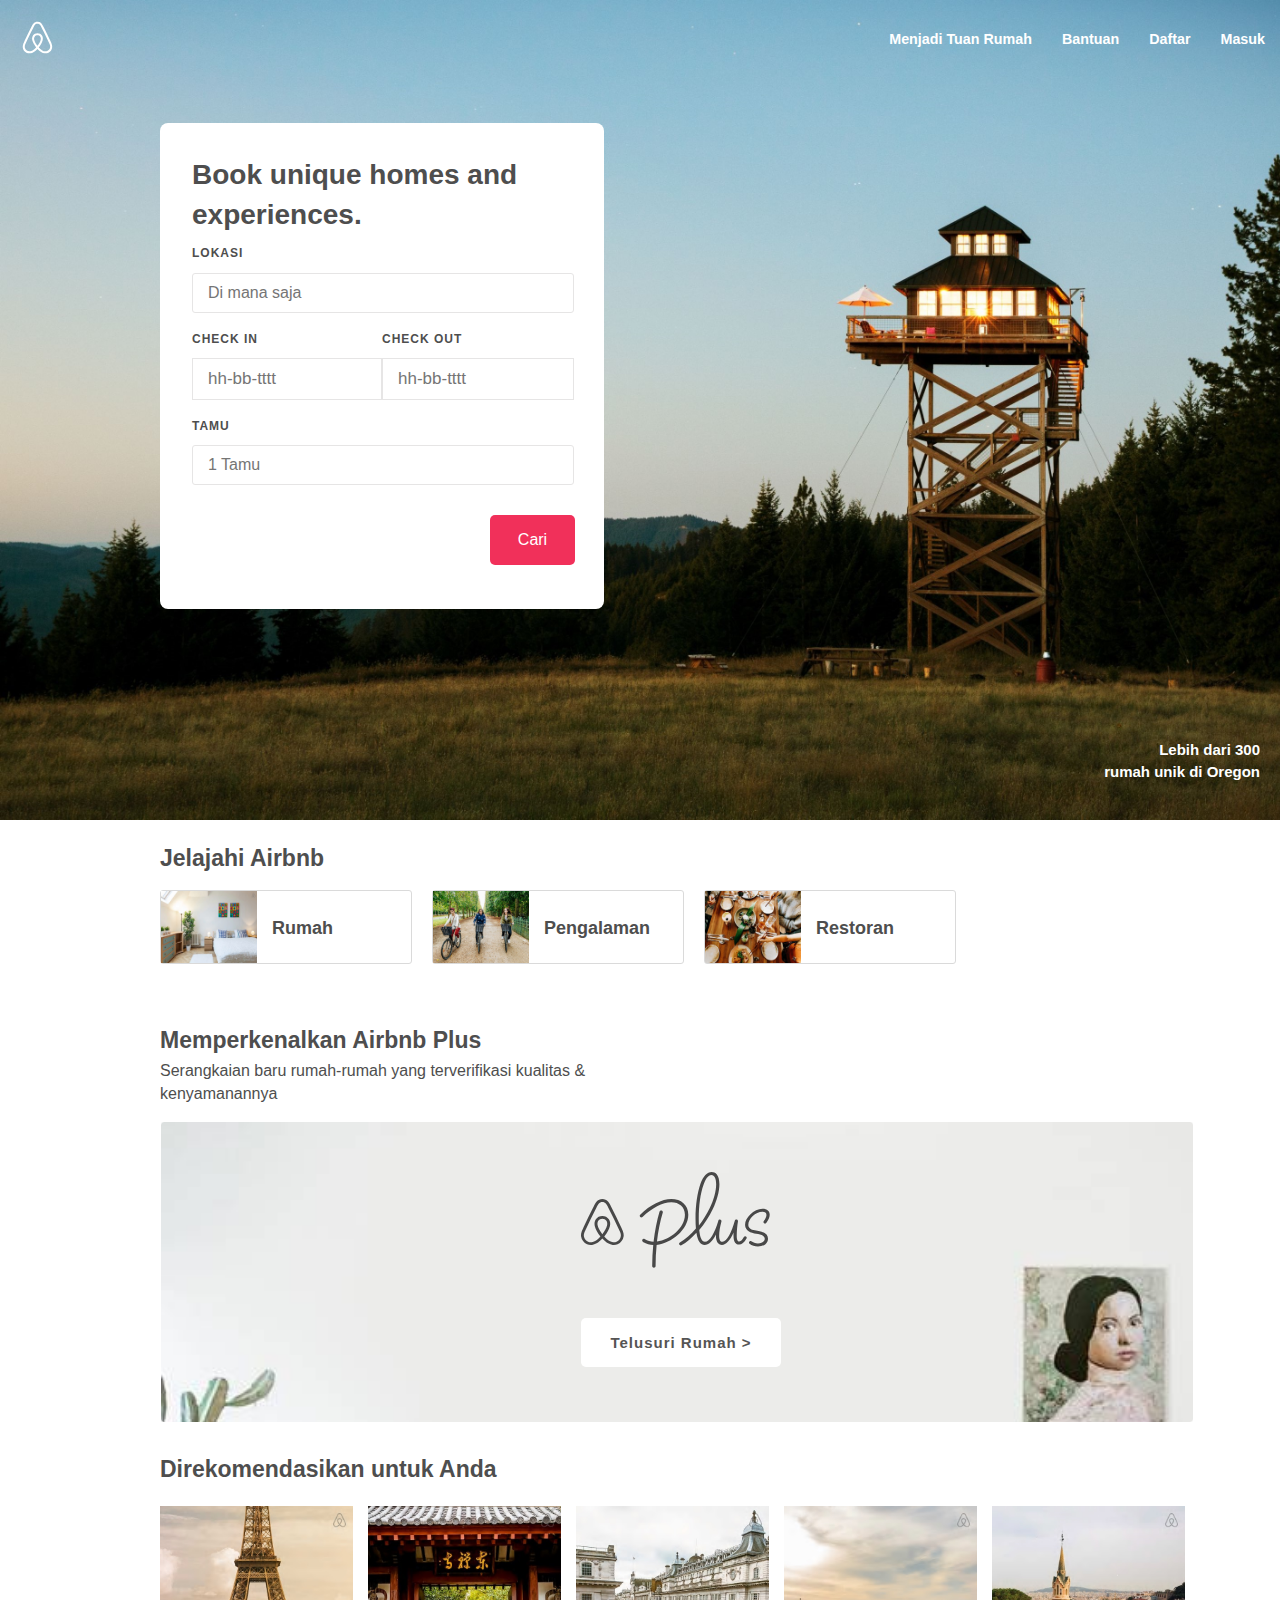
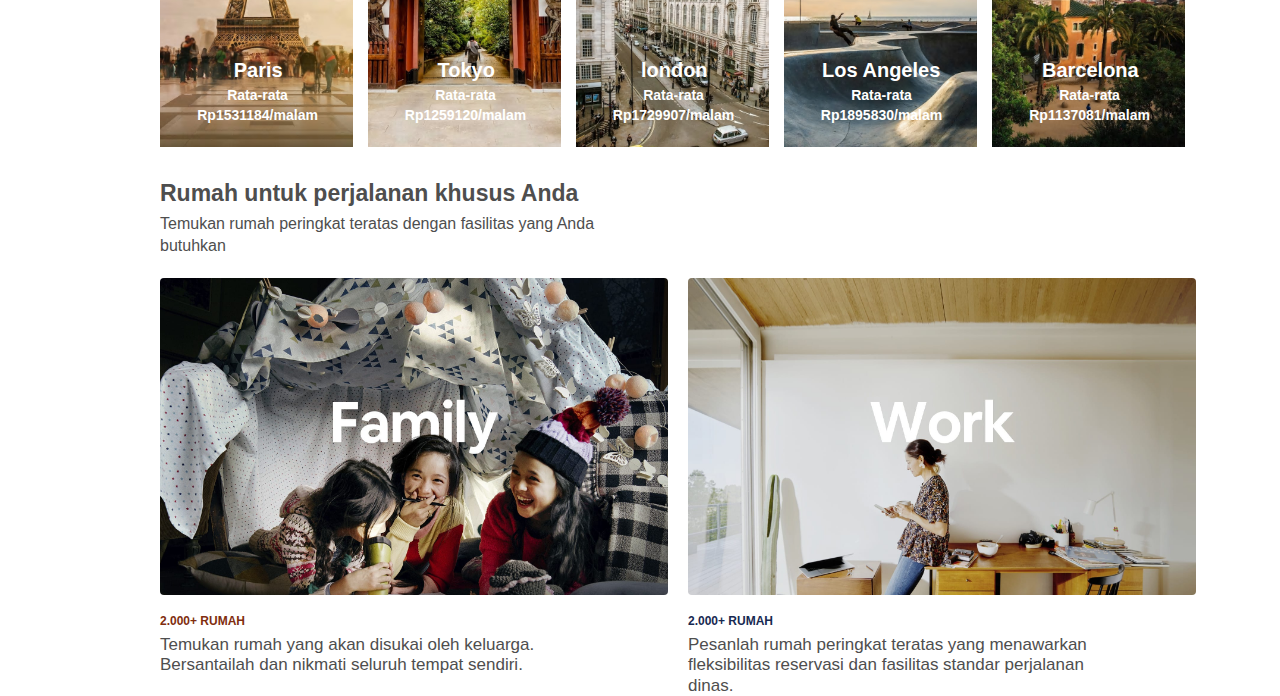
<file: index.html>
<!DOCTYPE html>
<html>
    <head>
        <title>Persewaan Liburan, Rumah, Pengalaman & Tempat - Airbnb</title>
        <link rel="stylesheet" href="css/style2.css"/>
        <meta name="viewport" content="width=device-width, initial-scale=1">
    </head>
    <body> 
        <header>
            <nav>
                <div class="logo">
                    <svg viewBox="0 0 1000 1000" role="presentation" aria-hidden="true" focusable="false" style="height:2.5em;width:2.5em;display:block;fill:currentColor"><path d="m499.3 736.7c-51-64-81-120.1-91-168.1-10-39-6-70 11-93 18-27 45-40 80-40s62 13 80 40c17 23 21 54 11 93-11 49-41 105-91 168.1zm362.2 43c-7 47-39 86-83 105-85 37-169.1-22-241.1-102 119.1-149.1 141.1-265.1 90-340.2-30-43-73-64-128.1-64-111 0-172.1 94-148.1 203.1 14 59 51 126.1 110 201.1-37 41-72 70-103 88-24 13-47 21-69 23-101 15-180.1-83-144.1-184.1 5-13 15-37 32-74l1-2c55-120.1 122.1-256.1 199.1-407.2l2-5 22-42c17-31 24-45 51-62 13-8 29-12 47-12 36 0 64 21 76 38 6 9 13 21 22 36l21 41 3 6c77 151.1 144.1 287.1 199.1 407.2l1 1 20 46 12 29c9.2 23.1 11.2 46.1 8.2 70.1zm46-90.1c-7-22-19-48-34-79v-1c-71-151.1-137.1-287.1-200.1-409.2l-4-6c-45-92-77-147.1-170.1-147.1-92 0-131.1 64-171.1 147.1l-3 6c-63 122.1-129.1 258.1-200.1 409.2v2l-21 46c-8 19-12 29-13 32-51 140.1 54 263.1 181.1 263.1 1 0 5 0 10-1h14c66-8 134.1-50 203.1-125.1 69 75 137.1 117.1 203.1 125.1h14c5 1 9 1 10 1 127.1.1 232.1-123 181.1-263.1z"></path></svg>
                </div>   
                <div class="navbar">
                    <ul>
                        <li><a href="">Menjadi Tuan Rumah</a></li>
                        <li><a href="">Bantuan</a></li>
                        <li><a href="">Daftar</a></li>
                        <li><a href="">Masuk</a></li>
                    </ul>
                </div>
            </nav>
            <div class="form">
                <div class="judul">
                    <h1>Book unique homes and experiences.</h1>
                </div>
                <div class="lokasi"> 
                    <label for="lokasi">LOKASI</label>
                    <input type="lokasi" placeholder="Di mana saja"/>
                </div>
                <div class="check">
                    <div class="checkIN">
                        <label for="checkIN">CHECK IN</label>
                        <input type="checkIN" placeholder="hh-bb-tttt"/>
                    </div>
                    <div class="checkOUT">
                        <label for="checkOUT">CHECK OUT</label>
                        <input type="checkOUT" placeholder="hh-bb-tttt"/>
                    </div>
                </div>
                <div class="tamu">
                    <label for="tamu">TAMU</label>
                    <input type="tamu" placeholder="1 Tamu"/>
                </div>
                <div class="form-control">
                    <button type="submit" class="submit">Cari</button>
                </div>
            </div>
            <div class="text">
                <a href="">Lebih dari 300<br>rumah unik di Oregon</a>
            </div>
            <div class="row1">
                <div class="tema">Jelajahi Airbnb</div>
                <div class="flex">
                    <div class="galery1">
                        <div class="pict1">
                            <a href="">
                            <img src="img/rumah.jpg" alt="view"></a> 
                        </div>
                        <div class="nama1">
                            <a href="">Rumah</a>
                        </div>
                    </div>
                    <div class="galery2">
                        <div class="pict2">
                            <a href="">
                            <img src="img/pengalaman.jpg" alt="view"></a>
                        </div>
                        <div class="nama2">
                            <a href="">Pengalaman</a>
                        </div>
                    </div> 
                    <div class="galery3">
                        <div class="pict3">
                            <a href="">
                            <img src="img/restoran.jpg" alt="view"></a>
                        </div>
                        <div class="nama3">
                            <a href="">Restoran</a>
                        </div>
                    </div> 
                </div>
            </div>
            <div class="row2">
                <div class="judul">Memperkenalkan Airbnb Plus
                    <div class="subjudul">Serangkaian baru rumah-rumah yang terverifikasi kualitas & kenyamanannya</div>
                </div>
                <div class="background">
                    <div class="logo">
                        <svg viewBox="0 0 470 239" fill="#484848" height="96px" aria-label="Airbnb Plus branding" focusable="false" width="188.7866108786611px"><path d="M104.707 148.464c-.512-1.438-1.109-2.83-1.677-4.118a386.734 386.734 0 0 0-2.678-5.889l-.07-.152a1318.773 1318.773 0 0 0-25.22-51.674l-.374-.728c-.9-1.75-1.832-3.56-2.787-5.337-1.116-2.076-2.352-4.275-4.1-6.322-3.766-4.412-8.966-6.842-14.645-6.842s-10.88 2.431-14.648 6.845c-1.746 2.048-2.981 4.245-4.098 6.321a341.749 341.749 0 0 0-2.812 5.387l-.348.676a1319.873 1319.873 0 0 0-25.22 51.673l-.114.25a388.09 388.09 0 0 0-2.632 5.791c-.569 1.288-1.166 2.678-1.678 4.12-1.497 4.213-1.941 8.24-1.359 12.308 1.219 8.513 6.924 15.809 14.89 19.041a24.699 24.699 0 0 0 9.335 1.81c.995 0 2.007-.06 3.007-.176 3.833-.445 7.695-1.75 11.48-3.88 4.629-2.606 9.202-6.425 14.197-11.883 4.996 5.458 9.569 9.277 14.199 11.883 3.784 2.13 7.646 3.435 11.478 3.88 1 .116 2.013.175 3.008.175a24.69 24.69 0 0 0 9.334-1.809c7.965-3.231 13.671-10.528 14.891-19.041.582-4.067.137-8.093-1.36-12.31zm-51.55 6.352c-6.213-7.89-10.2-15.216-11.599-21.358-.587-2.578-.721-4.947-.398-7.041.278-1.812.9-3.431 1.848-4.815 2.145-3.127 5.938-4.994 10.15-4.994 4.209 0 8.002 1.867 10.147 4.996.949 1.383 1.57 3.003 1.849 4.815.322 2.097.187 4.466-.4 7.044-1.401 6.141-5.387 13.465-11.598 21.353zm45.897 5.35a17.098 17.098 0 0 1-10.46 13.375c-2.745 1.114-5.746 1.506-8.796 1.153-2.919-.34-5.792-1.322-8.783-3.005-4.14-2.33-8.331-5.908-13.048-11.157 7.508-9.275 12.197-17.824 13.933-25.439.794-3.481.962-6.774.5-9.788-.448-2.908-1.474-5.548-3.05-7.846-3.511-5.123-9.565-8.182-16.195-8.182-6.627 0-12.68 3.058-16.192 8.18-1.576 2.298-2.601 4.938-3.048 7.845-.464 3.01-.297 6.302.496 9.784 1.735 7.618 6.424 16.169 13.934 25.447-4.716 5.248-8.907 8.825-13.048 11.156-2.99 1.683-5.863 2.666-8.782 3.005-3.049.353-6.052-.039-8.797-1.153a17.095 17.095 0 0 1-10.46-13.376c-.418-2.923-.095-5.742 1.018-8.872.41-1.154.889-2.286 1.483-3.632.84-1.903 1.732-3.838 2.595-5.709l.116-.251a1318.605 1318.605 0 0 1 25.196-51.625l.35-.682a336.93 336.93 0 0 1 2.765-5.295c.972-1.808 1.95-3.555 3.236-5.063 2.403-2.815 5.563-4.303 9.14-4.303 3.575 0 6.734 1.487 9.137 4.302 1.287 1.508 2.265 3.255 3.236 5.061a333.39 333.39 0 0 1 2.74 5.247l.377.734a1317.39 1317.39 0 0 1 25.196 51.625l.071.155a379.704 379.704 0 0 1 2.64 5.805c.595 1.347 1.075 2.48 1.484 3.63 1.111 3.132 1.434 5.951 1.016 8.873zm194.117-43.622c0-33.068 4.234-63.313 11.695-83.88 5.04-14.316 11.492-25.002 19.961-25.002 7.46 0 11.694 8.67 11.694 22.583 0 17.744-6.049 38.713-15.928 59.482-7.26 15.323-16.736 30.244-27.02 43.754-.2-5.242-.402-10.888-.402-16.937zm-43.352 65.732c12.704-7.057 25.608-17.946 37.504-31.252 3.63 22.985 11.292 30.446 20.365 30.446 10.082 0 19.76-9.276 28.229-26.01v3.225c0 17.34 7.863 22.785 14.92 22.785 10.485 0 20.769-11.695 29.036-30.85-.202 3.428-.202 5.04-.202 7.259 0 17.542 6.452 22.784 13.912 22.784 6.856 0 12.502-4.84 18.55-14.921 1.412-2.419-.402-5.646-3.225-5.646-1.412 0-2.823.807-3.428 2.017-3.63 6.452-7.057 10.888-11.291 10.888-5.848 0-6.452-8.47-6.452-15.122 0-9.679 1.225-25.472 3.024-34.883.48-2.515-1.412-4.637-3.831-4.637-2.017 0-3.63 1.41-4.033 3.024-7.662 27.826-19.558 52.425-30.85 52.425-5.645 0-8.065-6.654-8.065-15.324 0-9.88 2.017-21.777 5.645-35.085.606-2.42-1.209-4.839-3.83-4.839-1.613 0-3.428 1.009-3.832 2.621-9.072 30.245-21.776 52.627-33.269 52.627-8.267 0-12.5-11.292-14.315-29.237 13.105-15.526 24.8-33.471 33.47-51.619 10.284-21.977 16.736-44.157 16.736-62.707C344.587 6.654 334.505 0 325.23 0c-10.888 0-20.97 10.283-28.027 29.842-7.46 21.373-12.098 52.424-12.098 86.702 0 9.275.404 17.34 1.008 24.397-12.5 14.316-26.212 26.616-39.923 34.48-1.814 1.008-2.62 3.428-1.613 5.242 1.008 1.815 3.427 2.621 5.242 1.613zm-68.353 56.054c2.218 0 4.235-1.815 4.235-4.033 0-17.743.806-35.487 2.62-52.827 36.698-3.226 78.839-38.31 78.839-74.806 0-25.204-18.147-39.52-42.141-39.52-23.39 0-53.03 14.719-77.63 39.117-1.612 1.41-1.612 4.032 0 5.645 1.413 1.613 4.034 1.613 5.647 0 22.986-22.38 50.207-36.697 71.781-36.697 19.357 0 33.874 11.493 33.874 31.455 0 32.26-36.899 63.11-69.563 66.539 3.024-25.608 7.864-50.408 14.518-72.185.604-2.016-.807-4.436-2.823-5.042-2.218-.603-4.637.606-5.243 2.622-6.654 22.583-11.694 48.19-14.921 75.008-7.863-.403-14.719-2.42-22.38-6.855-2.017-1.009-4.436-.202-5.647 1.613-1.008 2.016-.2 4.436 1.614 5.645 9.073 4.637 16.937 7.057 25.607 7.662-1.613 17.34-2.622 35.084-2.622 52.626 0 2.218 2.017 4.033 4.235 4.033zm274.22-110.697c1.614 1.21 4.235 1.008 5.444-.604 5.444-6.855 8.671-14.115 8.671-20.365 0-9.275-6.251-15.122-17.743-15.122-22.18 0-43.554 22.582-43.554 39.923 0 11.09 7.662 18.55 22.987 21.373l9.476 1.613c9.88 1.613 16.534 5.04 16.534 11.896 0 7.461-8.267 11.493-16.937 11.493-6.452 0-12.099-2.218-16.534-5.242-1.613-1.21-4.032-.807-5.242.806s-.807 4.033.806 5.242c5.646 4.235 12.905 6.856 20.97 6.856 14.315 0 25.003-8.065 25.003-19.558 0-9.275-7.058-16.333-23.39-19.155l-9.477-1.614c-9.678-1.613-16.13-5.846-16.13-13.912 0-13.913 17.744-32.06 35.285-32.06 6.05 0 9.88 2.622 9.88 8.066 0 4.234-2.42 9.679-6.653 14.92-1.21 1.614-1.009 4.033.604 5.444z"></path></svg>
                    </div>
                    <div class="telusuri">
                        <button type="submit" class="submit">Telusuri Rumah ></button>
                    </div>
                </div>
            </div>
            <div class="row3">
                <div class="judul">Direkomendasikan untuk Anda</div>
                <div class="galery">
                    <div class="galery1">
                        <div class="negara1">Paris</div>
                        <div class="harga1">Rata-rata Rp1531184/malam</div>
                    </div>
                    <div class="galery2">
                        <div class="negara2">Tokyo</div>
                        <div class="harga2">Rata-rata Rp1259120/malam</div>
                    </div>
                    <div class="galery3">
                        <div class="negara3">london</div>
                        <div class="harga3">Rata-rata Rp1729907/malam</div>
                    </div>
                    <div class="galery4">
                        <div class="negara4">Los Angeles</div>
                        <div class="harga4">Rata-rata Rp1895830/malam</div>
                    </div>
                    <div class="galery5">
                        <div class="negara5">Barcelona</div>
                        <div class="harga5">Rata-rata Rp1137081/malam</div>
                    </div>
                </div>
            </div>
            <div class="row4">
                <div class="judul">Rumah untuk perjalanan khusus Anda
                    <div class="subjudul">Temukan rumah peringkat teratas dengan fasilitas yang Anda butuhkan</div>
                </div>
                <div class="galery">
                    <div class="galery1">
                        <a href="">
                            <div class="gambar1"></div>
                        </a>
                        <div class="desc1">
                            <a href="">2.000+ RUMAH</a>
                        </div>
                        <div class="subdesc1">
                            <a href="">Temukan rumah yang akan disukai oleh keluarga. Bersantailah dan nikmati seluruh tempat sendiri.</a>
                        </div>
                    </div>
                    <div class="galery2">
                        <a href="">
                            <div class="gambar2"></div>
                        </a>
                        <div class="desc2">
                            <a href="">2.000+ RUMAH</a>
                        </div>
                        <div class="subdesc2">
                            <a href="">Pesanlah rumah peringkat teratas yang menawarkan fleksibilitas reservasi dan fasilitas standar perjalanan dinas.</a>
                        </div>
                    </div>
                </div>
            </div>  
        </header>
    </body>
</html>
</file>
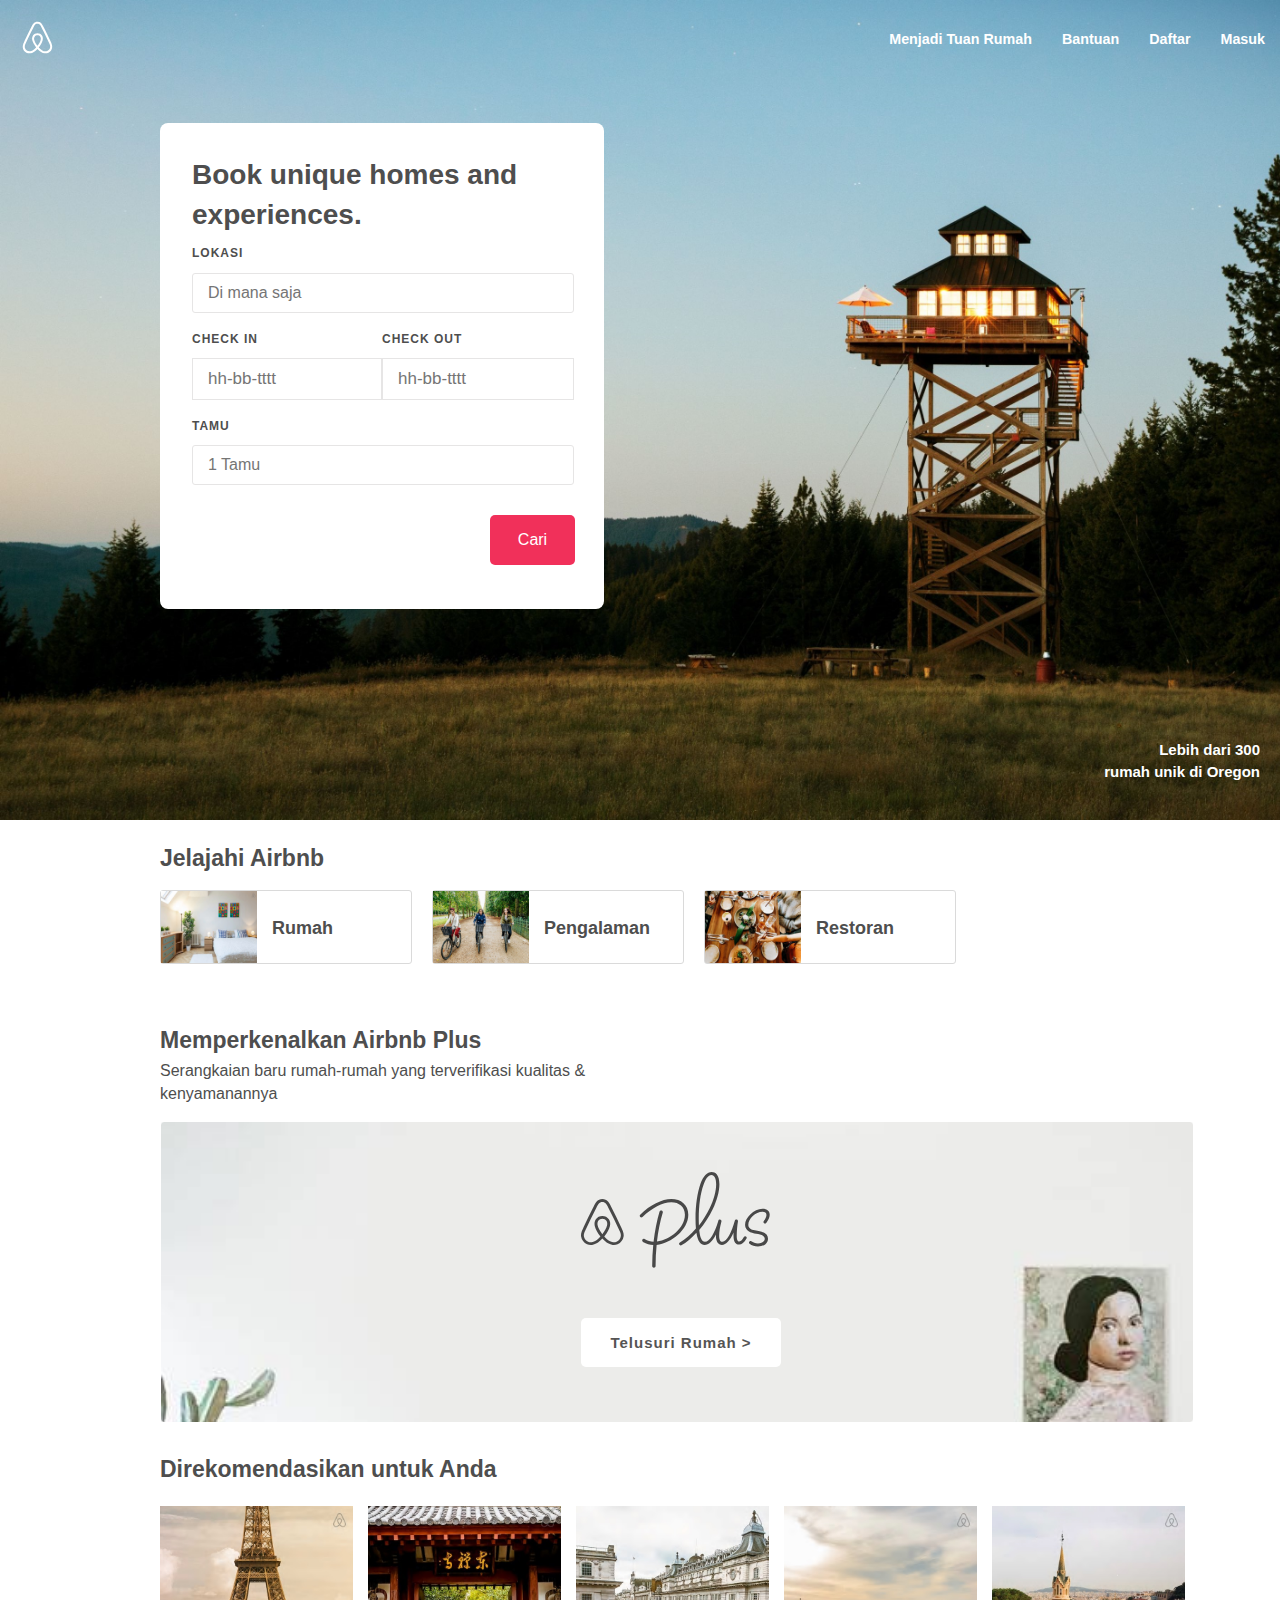
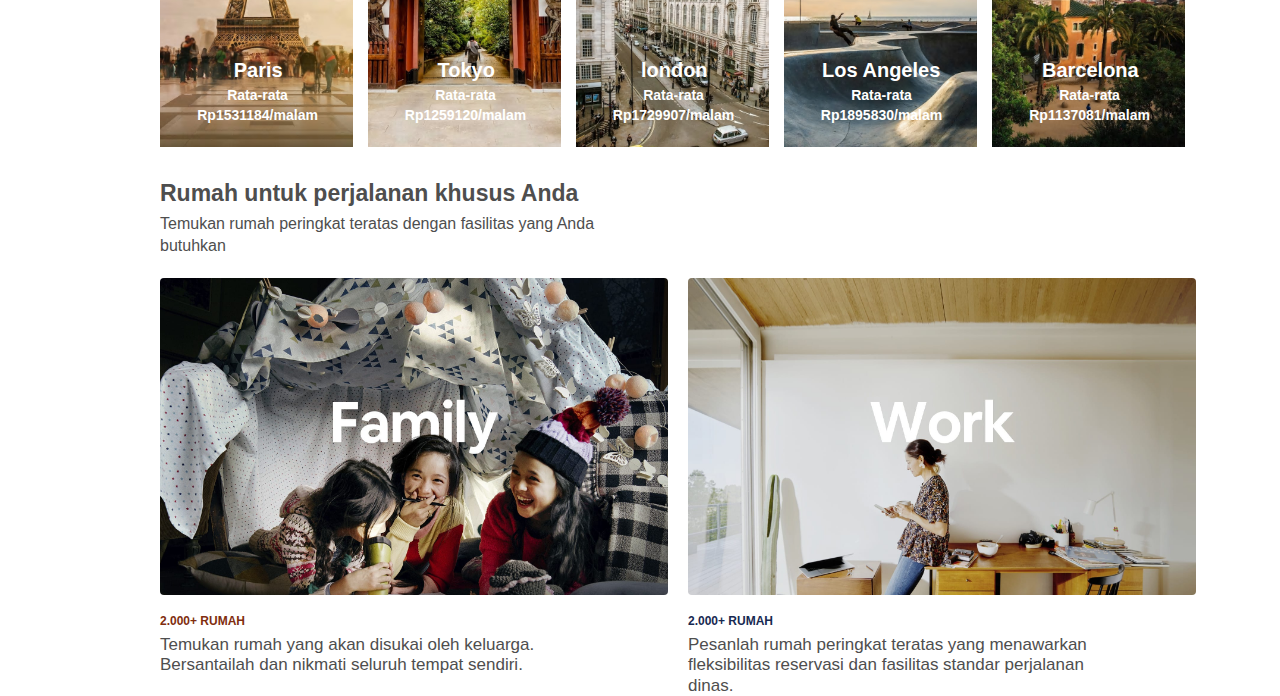
<file: airbnb2.html>
<!DOCTYPE html>
<html>
    <head>
        <title>Persewaan Liburan, Rumah, Pengalaman & Tempat - Airbnb</title>
        <link rel="stylesheet" href="css/style2.css"/>
        <meta name="viewport" content="width=device-width, initial-scale=1">
    </head>
    <body> 
        <header>
            <nav>
                <div class="logo">
                    <svg viewBox="0 0 1000 1000" role="presentation" aria-hidden="true" focusable="false" style="height:2.5em;width:2.5em;display:block;fill:currentColor"><path d="m499.3 736.7c-51-64-81-120.1-91-168.1-10-39-6-70 11-93 18-27 45-40 80-40s62 13 80 40c17 23 21 54 11 93-11 49-41 105-91 168.1zm362.2 43c-7 47-39 86-83 105-85 37-169.1-22-241.1-102 119.1-149.1 141.1-265.1 90-340.2-30-43-73-64-128.1-64-111 0-172.1 94-148.1 203.1 14 59 51 126.1 110 201.1-37 41-72 70-103 88-24 13-47 21-69 23-101 15-180.1-83-144.1-184.1 5-13 15-37 32-74l1-2c55-120.1 122.1-256.1 199.1-407.2l2-5 22-42c17-31 24-45 51-62 13-8 29-12 47-12 36 0 64 21 76 38 6 9 13 21 22 36l21 41 3 6c77 151.1 144.1 287.1 199.1 407.2l1 1 20 46 12 29c9.2 23.1 11.2 46.1 8.2 70.1zm46-90.1c-7-22-19-48-34-79v-1c-71-151.1-137.1-287.1-200.1-409.2l-4-6c-45-92-77-147.1-170.1-147.1-92 0-131.1 64-171.1 147.1l-3 6c-63 122.1-129.1 258.1-200.1 409.2v2l-21 46c-8 19-12 29-13 32-51 140.1 54 263.1 181.1 263.1 1 0 5 0 10-1h14c66-8 134.1-50 203.1-125.1 69 75 137.1 117.1 203.1 125.1h14c5 1 9 1 10 1 127.1.1 232.1-123 181.1-263.1z"></path></svg>
                </div>   
                <div class="navbar">
                    <ul>
                        <li><a href="">Menjadi Tuan Rumah</a></li>
                        <li><a href="">Bantuan</a></li>
                        <li><a href="">Daftar</a></li>
                        <li><a href="">Masuk</a></li>
                    </ul>
                </div>
            </nav>
            <div class="form">
                <div class="judul">
                    <h1>Book unique homes and experiences.</h1>
                </div>
                <div class="lokasi"> 
                    <label for="lokasi">LOKASI</label>
                    <input type="lokasi" placeholder="Di mana saja"/>
                </div>
                <div class="check">
                    <div class="checkIN">
                        <label for="checkIN">CHECK IN</label>
                        <input type="checkIN" placeholder="hh-bb-tttt"/>
                    </div>
                    <div class="checkOUT">
                        <label for="checkOUT">CHECK OUT</label>
                        <input type="checkOUT" placeholder="hh-bb-tttt"/>
                    </div>
                </div>
                <div class="tamu">
                    <label for="tamu">TAMU</label>
                    <input type="tamu" placeholder="1 Tamu"/>
                </div>
                <div class="form-control">
                    <button type="submit" class="submit">Cari</button>
                </div>
            </div>
            <div class="text">
                <a href="">Lebih dari 300<br>rumah unik di Oregon</a>
            </div>
            <div class="row1">
                <div class="tema">Jelajahi Airbnb</div>
                <div class="flex">
                    <div class="galery1">
                        <div class="pict1">
                            <a href="">
                            <img src="img/rumah.jpg" alt="view"></a> 
                        </div>
                        <div class="nama1">
                            <a href="">Rumah</a>
                        </div>
                    </div>
                    <div class="galery2">
                        <div class="pict2">
                            <a href="">
                            <img src="img/pengalaman.jpg" alt="view"></a>
                        </div>
                        <div class="nama2">
                            <a href="">Pengalaman</a>
                        </div>
                    </div> 
                    <div class="galery3">
                        <div class="pict3">
                            <a href="">
                            <img src="img/restoran.jpg" alt="view"></a>
                        </div>
                        <div class="nama3">
                            <a href="">Restoran</a>
                        </div>
                    </div> 
                </div>
            </div>
            <div class="row2">
                <div class="judul">Memperkenalkan Airbnb Plus
                    <div class="subjudul">Serangkaian baru rumah-rumah yang terverifikasi kualitas & kenyamanannya</div>
                </div>
                <div class="background">
                    <div class="logo">
                        <svg viewBox="0 0 470 239" fill="#484848" height="96px" aria-label="Airbnb Plus branding" focusable="false" width="188.7866108786611px"><path d="M104.707 148.464c-.512-1.438-1.109-2.83-1.677-4.118a386.734 386.734 0 0 0-2.678-5.889l-.07-.152a1318.773 1318.773 0 0 0-25.22-51.674l-.374-.728c-.9-1.75-1.832-3.56-2.787-5.337-1.116-2.076-2.352-4.275-4.1-6.322-3.766-4.412-8.966-6.842-14.645-6.842s-10.88 2.431-14.648 6.845c-1.746 2.048-2.981 4.245-4.098 6.321a341.749 341.749 0 0 0-2.812 5.387l-.348.676a1319.873 1319.873 0 0 0-25.22 51.673l-.114.25a388.09 388.09 0 0 0-2.632 5.791c-.569 1.288-1.166 2.678-1.678 4.12-1.497 4.213-1.941 8.24-1.359 12.308 1.219 8.513 6.924 15.809 14.89 19.041a24.699 24.699 0 0 0 9.335 1.81c.995 0 2.007-.06 3.007-.176 3.833-.445 7.695-1.75 11.48-3.88 4.629-2.606 9.202-6.425 14.197-11.883 4.996 5.458 9.569 9.277 14.199 11.883 3.784 2.13 7.646 3.435 11.478 3.88 1 .116 2.013.175 3.008.175a24.69 24.69 0 0 0 9.334-1.809c7.965-3.231 13.671-10.528 14.891-19.041.582-4.067.137-8.093-1.36-12.31zm-51.55 6.352c-6.213-7.89-10.2-15.216-11.599-21.358-.587-2.578-.721-4.947-.398-7.041.278-1.812.9-3.431 1.848-4.815 2.145-3.127 5.938-4.994 10.15-4.994 4.209 0 8.002 1.867 10.147 4.996.949 1.383 1.57 3.003 1.849 4.815.322 2.097.187 4.466-.4 7.044-1.401 6.141-5.387 13.465-11.598 21.353zm45.897 5.35a17.098 17.098 0 0 1-10.46 13.375c-2.745 1.114-5.746 1.506-8.796 1.153-2.919-.34-5.792-1.322-8.783-3.005-4.14-2.33-8.331-5.908-13.048-11.157 7.508-9.275 12.197-17.824 13.933-25.439.794-3.481.962-6.774.5-9.788-.448-2.908-1.474-5.548-3.05-7.846-3.511-5.123-9.565-8.182-16.195-8.182-6.627 0-12.68 3.058-16.192 8.18-1.576 2.298-2.601 4.938-3.048 7.845-.464 3.01-.297 6.302.496 9.784 1.735 7.618 6.424 16.169 13.934 25.447-4.716 5.248-8.907 8.825-13.048 11.156-2.99 1.683-5.863 2.666-8.782 3.005-3.049.353-6.052-.039-8.797-1.153a17.095 17.095 0 0 1-10.46-13.376c-.418-2.923-.095-5.742 1.018-8.872.41-1.154.889-2.286 1.483-3.632.84-1.903 1.732-3.838 2.595-5.709l.116-.251a1318.605 1318.605 0 0 1 25.196-51.625l.35-.682a336.93 336.93 0 0 1 2.765-5.295c.972-1.808 1.95-3.555 3.236-5.063 2.403-2.815 5.563-4.303 9.14-4.303 3.575 0 6.734 1.487 9.137 4.302 1.287 1.508 2.265 3.255 3.236 5.061a333.39 333.39 0 0 1 2.74 5.247l.377.734a1317.39 1317.39 0 0 1 25.196 51.625l.071.155a379.704 379.704 0 0 1 2.64 5.805c.595 1.347 1.075 2.48 1.484 3.63 1.111 3.132 1.434 5.951 1.016 8.873zm194.117-43.622c0-33.068 4.234-63.313 11.695-83.88 5.04-14.316 11.492-25.002 19.961-25.002 7.46 0 11.694 8.67 11.694 22.583 0 17.744-6.049 38.713-15.928 59.482-7.26 15.323-16.736 30.244-27.02 43.754-.2-5.242-.402-10.888-.402-16.937zm-43.352 65.732c12.704-7.057 25.608-17.946 37.504-31.252 3.63 22.985 11.292 30.446 20.365 30.446 10.082 0 19.76-9.276 28.229-26.01v3.225c0 17.34 7.863 22.785 14.92 22.785 10.485 0 20.769-11.695 29.036-30.85-.202 3.428-.202 5.04-.202 7.259 0 17.542 6.452 22.784 13.912 22.784 6.856 0 12.502-4.84 18.55-14.921 1.412-2.419-.402-5.646-3.225-5.646-1.412 0-2.823.807-3.428 2.017-3.63 6.452-7.057 10.888-11.291 10.888-5.848 0-6.452-8.47-6.452-15.122 0-9.679 1.225-25.472 3.024-34.883.48-2.515-1.412-4.637-3.831-4.637-2.017 0-3.63 1.41-4.033 3.024-7.662 27.826-19.558 52.425-30.85 52.425-5.645 0-8.065-6.654-8.065-15.324 0-9.88 2.017-21.777 5.645-35.085.606-2.42-1.209-4.839-3.83-4.839-1.613 0-3.428 1.009-3.832 2.621-9.072 30.245-21.776 52.627-33.269 52.627-8.267 0-12.5-11.292-14.315-29.237 13.105-15.526 24.8-33.471 33.47-51.619 10.284-21.977 16.736-44.157 16.736-62.707C344.587 6.654 334.505 0 325.23 0c-10.888 0-20.97 10.283-28.027 29.842-7.46 21.373-12.098 52.424-12.098 86.702 0 9.275.404 17.34 1.008 24.397-12.5 14.316-26.212 26.616-39.923 34.48-1.814 1.008-2.62 3.428-1.613 5.242 1.008 1.815 3.427 2.621 5.242 1.613zm-68.353 56.054c2.218 0 4.235-1.815 4.235-4.033 0-17.743.806-35.487 2.62-52.827 36.698-3.226 78.839-38.31 78.839-74.806 0-25.204-18.147-39.52-42.141-39.52-23.39 0-53.03 14.719-77.63 39.117-1.612 1.41-1.612 4.032 0 5.645 1.413 1.613 4.034 1.613 5.647 0 22.986-22.38 50.207-36.697 71.781-36.697 19.357 0 33.874 11.493 33.874 31.455 0 32.26-36.899 63.11-69.563 66.539 3.024-25.608 7.864-50.408 14.518-72.185.604-2.016-.807-4.436-2.823-5.042-2.218-.603-4.637.606-5.243 2.622-6.654 22.583-11.694 48.19-14.921 75.008-7.863-.403-14.719-2.42-22.38-6.855-2.017-1.009-4.436-.202-5.647 1.613-1.008 2.016-.2 4.436 1.614 5.645 9.073 4.637 16.937 7.057 25.607 7.662-1.613 17.34-2.622 35.084-2.622 52.626 0 2.218 2.017 4.033 4.235 4.033zm274.22-110.697c1.614 1.21 4.235 1.008 5.444-.604 5.444-6.855 8.671-14.115 8.671-20.365 0-9.275-6.251-15.122-17.743-15.122-22.18 0-43.554 22.582-43.554 39.923 0 11.09 7.662 18.55 22.987 21.373l9.476 1.613c9.88 1.613 16.534 5.04 16.534 11.896 0 7.461-8.267 11.493-16.937 11.493-6.452 0-12.099-2.218-16.534-5.242-1.613-1.21-4.032-.807-5.242.806s-.807 4.033.806 5.242c5.646 4.235 12.905 6.856 20.97 6.856 14.315 0 25.003-8.065 25.003-19.558 0-9.275-7.058-16.333-23.39-19.155l-9.477-1.614c-9.678-1.613-16.13-5.846-16.13-13.912 0-13.913 17.744-32.06 35.285-32.06 6.05 0 9.88 2.622 9.88 8.066 0 4.234-2.42 9.679-6.653 14.92-1.21 1.614-1.009 4.033.604 5.444z"></path></svg>
                    </div>
                    <div class="telusuri">
                        <button type="submit" class="submit">Telusuri Rumah ></button>
                    </div>
                </div>
            </div>
            <div class="row3">
                <div class="judul">Direkomendasikan untuk Anda</div>
                <div class="galery">
                    <div class="galery1">
                        <div class="negara1">Paris</div>
                        <div class="harga1">Rata-rata Rp1531184/malam</div>
                    </div>
                    <div class="galery2">
                        <div class="negara2">Tokyo</div>
                        <div class="harga2">Rata-rata Rp1259120/malam</div>
                    </div>
                    <div class="galery3">
                        <div class="negara3">london</div>
                        <div class="harga3">Rata-rata Rp1729907/malam</div>
                    </div>
                    <div class="galery4">
                        <div class="negara4">Los Angeles</div>
                        <div class="harga4">Rata-rata Rp1895830/malam</div>
                    </div>
                    <div class="galery5">
                        <div class="negara5">Barcelona</div>
                        <div class="harga5">Rata-rata Rp1137081/malam</div>
                    </div>
                </div>
            </div>
            <div class="row4">
                <div class="judul">Rumah untuk perjalanan khusus Anda
                    <div class="subjudul">Temukan rumah peringkat teratas dengan fasilitas yang Anda butuhkan</div>
                </div>
                <div class="galery">
                    <div class="galery1">
                        <a href="">
                            <div class="gambar1"></div>
                        </a>
                        <div class="desc1">
                            <a href="">2.000+ RUMAH</a>
                        </div>
                        <div class="subdesc1">
                            <a href="">Temukan rumah yang akan disukai oleh keluarga. Bersantailah dan nikmati seluruh tempat sendiri.</a>
                        </div>
                    </div>
                    <div class="galery2">
                        <a href="">
                            <div class="gambar2"></div>
                        </a>
                        <div class="desc2">
                            <a href="">2.000+ RUMAH</a>
                        </div>
                        <div class="subdesc2">
                            <a href="">Pesanlah rumah peringkat teratas yang menawarkan fleksibilitas reservasi dan fasilitas standar perjalanan dinas.</a>
                        </div>
                    </div>
                </div>
            </div>  
        </header>
    </body>
</html>
</file>
<file: css/style2.css>
body {
    margin: 0;
    padding: 0;
    background: white;
    font-family: Circular,"Helvetica Neue",Helvetica,Arial,sans-serif,BlinkMacSystemFont,Roboto;
    color: rgb(78, 78, 78);
    font-size: 14px;
    line-height: 1.43;
}

header {
    width: 100%;
    height: 820px;
    /* background-image: url("../img/airbnb\ 3100.jpg"); */
    background-image: url("../img/airbnb\ 3100\ -\ Copy\ \(2\).jpg");
    background-size: cover;
}

nav {
    display: flex;
    flex-wrap: nowrap;
}

.logo {
    padding-top: 20px;
    padding-left: 20px;
    width: 50%;
    display: flex;
    color: white;
}

.navbar {
    width: 50%;
    display: flex;
    justify-content: flex-end;
    color: white;
}

.navbar ul {
    display: flex;
}

.navbar ul li {
    margin: 15px;
    list-style-type: none;
    font-size: 14.3px;
    font-weight: bold;
}

.navbar ul li a {
    color: white;
    text-decoration: none;
}

.form {
    background-color: #ffffff;
    margin-left: 160px;
    margin-top: 45px;
    margin-bottom: 50px;
    margin-right: 80px;
    width: 380px;
    height: 430px;
    border-radius: 8px;
    padding: 32px 32px 24px 32px;
    display: block;
}

.form .judul h1 {
    margin: 0;
    font-family: inherit;
    width: 377px;
    height: 72px;
}

.form .lokasi {
    margin-top: 18px;
    font-size: 12px;
    letter-spacing: 1px;
    font-weight: bold;
}

.form .lokasi input {
    margin-top: 10px;
    padding: 10px 15px;
    width: 350px;
    font-size: 16px;
    border: 1px solid rgb(230, 229, 229);
    border-radius: 3px;
}

.form .check {
    display: flex;
    flex-wrap: nowrap;
}

.form .check .checkIN {
    margin-top: 18px;
    font-size: 12px;
    letter-spacing: 1px;
    font-weight: bold;
}

.form .check .checkIN input {
    margin-top: 10px;
    padding: 10px 15px;
    width: 158px;
    font-size: 17px;
    border: 1px solid rgb(230, 229, 229);
    /* border-radius: 3px; */
}

.form .check .checkOUT {
    margin-top: 18px;
    font-size: 12px;
    letter-spacing: 1px;
    font-weight: bold;
}

.form .check .checkOUT input {
    margin-top: 10px;
    padding: 10px 15px;
    width: 160px;
    font-size: 17px;
    border: 1px solid rgb(230, 229, 229);
    /* border-radius: 3px; */
}

.form .tamu {
    margin-top: 18px;
    font-size: 12px;
    letter-spacing: 1px;
    font-weight: bold;
}

.form .tamu input {
    margin-top: 10px;
    padding: 10px 15px;
    width: 350px;
    font-size: 16px;
    border: 1px solid rgb(230, 229, 229);
    border-radius: 3px;
}

.form .form-control button {
    margin-top: 30px;
    margin-left: 298px;
    background: #f1305a;
    color: #fff;
    border: none;
    padding: 16px 18px;
    width: 85px;
    border-radius: 5px;
    font-size: 16px;
}

.text {
    margin: 0;
    padding-top: 80px;
    padding-left: 20px;
    padding-right: 20px;
    padding-bottom: 10px; 
    text-align: right;
}

.text a {
    text-decoration: none;
    color: white;
    font-size: 15px;
    font-weight: bold;
}

.row1 {
    margin-left: 160px;
    margin-top: 20px;
    padding-top: 30px;
}
.row1 .tema {
    font-family: inherit;
    font-size: 23px;
    font-weight: bold;
}

.row1 .flex {
    display: flex;
    flex-wrap: nowrap;
}

.row1 .flex .galery1 {
    margin-top: 15px;
    border: 1px solid rgb(218, 218, 218);
    border-radius: 3px;
    width: 250px;
    height: 72px;
    display: flex;
    flex-wrap: nowrap;
}

.row1 .flex .galery1 .pict1 img{
    width: 96px;
    height: 72px;
}

.row1 .flex .galery1 .nama1 {
    padding-top: 25px;
    padding-left: 15px;
    font-family: inherit;
    font-weight: bold;
    font-size: 18px;
}

.row1 .flex .galery1 .nama1 a {
    color: rgb(78, 78, 78);
    text-decoration: none;
}

.row1 .flex .galery2 {
    margin-top: 15px;
    margin-left: 20px;
    border: 1px solid rgb(218, 218, 218);
    border-radius: 3px;
    width: 250px;
    height: 72px;
    display: flex;
    flex-wrap: nowrap;
}

.row1 .flex .galery2 .pict2 img{
    width: 96px;
    height: 72px;
}

.row1 .flex .galery2 .nama2 {
    padding-top: 25px;
    padding-left: 15px;
    font-family: inherit;
    font-weight: bold;
    font-size: 18px;
}

.row1 .flex .galery2 .nama2 a {
    color: rgb(78, 78, 78);
    text-decoration: none;
}

.row1 .flex .galery3 {
    margin-top: 15px;
    margin-left: 20px;
    border: 1px solid rgb(218, 218, 218);
    border-radius: 3px;
    width: 250px;
    height: 72px;
    display: flex;
    flex-wrap: nowrap;
}

.row1 .flex .galery3 .pict3 img{
    width: 96px;
    height: 72px;
}

.row1 .flex .galery3 .nama3 {
    padding-top: 25px;
    padding-left: 15px;
    font-family: inherit;
    font-weight: bold;
    font-size: 18px;
}

.row1 .flex .galery3 .nama3 a {
    color: rgb(78, 78, 78);
    text-decoration: none;
}

.row2 {
    margin-left: 160px;
    margin-top: 60px;
}

.row2 .judul {
    width: 40%;
    font-family: inherit;
    font-size: 23px;
    font-weight: bold;
}

.row2 .judul .subjudul {
    padding-top: 3px;
    font-size: 16px;
    font-weight: normal;
}

.row2 .background {
    margin-top: 15px;
    width: 1032px;
    height: 300px;
    background-image: url("../img/airbnbplus.jpg");
    background-size: cover;
    border: 1px solid rgb(255, 255, 255);
    border-radius: 4px;
}

.row2 .background .logo {
    padding-top: 50px;
    padding-left: 420px;
}

.row2 .background .telusuri button {
    margin-top: 50px;
    margin-left: 420px;
    background: #ffffff;
    color: rgb(85, 84, 84);
    border: #ffffff;
    padding: 16px 18px;
    width: 200px;
    border-radius: 5px;
    font-size: 15px;
    font-family: inherit;
    letter-spacing: 1px;
    font-weight: bold;
}

.row3 {
    margin-left: 160px;
    margin-top: 30px;
}

.row3 .judul {
    font-family: inherit;
    font-size: 23px;
    font-weight: bold;
}

.row3 .galery {
    margin-top: 20px;
    display: flex;
    flex-wrap: nowrap;
}

.row3 .galery .galery1 {
    width: 193px;
    height: 241px;
    background-image: url("../img/paris.jpg");
    background-size: cover;
}

/* .row3 .galery .galery1 .pict1 img {
    width: 100%;
    height: auto;
} */

.row3 .galery .galery1 .negara1 {
    padding-top: 150px;
    padding-left: 50px;
    color: #ffffff;
    font-size: 20px;
    font-weight: bold;
    width: 50%;
    text-align: center;
}

.row3 .galery .galery1 .harga1 {
    padding-top: 1px;
    padding-left: 30px;
    color: #ffffff;
    font-size: 14px;
    font-weight: bold;
    width: 70%;
    text-align: center;
}

.row3 .galery .galery2 {
    width: 193px;
    height: 241px;
    margin-left: 15px;
    background-image: url("../img/tokyo.jpg");
    background-size: cover;
}

/* .row3 .galery .galery2 .pict2 img {
    width: 100%;
    height: auto;
} */

.row3 .galery .galery2 .negara2 {
    padding-top: 150px;
    padding-left: 50px;
    color: #ffffff;
    font-size: 20px;
    font-weight: bold;
    width: 50%;
    text-align: center;
}

.row3 .galery .galery2 .harga2 {
    padding-top: 1px;
    padding-left: 30px;
    color: #ffffff;
    font-size: 14px;
    font-weight: bold;
    width: 70%;
    text-align: center;
}

.row3 .galery .galery3 {
    width: 193px;
    height: 241px;
    margin-left: 15px;
    background-image: url("../img/london.jpg");
    background-size: cover;
}

/* .row3 .galery .galery3 .pict3 img {
    width: 100%;
    height: auto;
} */

.row3 .galery .galery3 .negara3 {
    padding-top: 150px;
    padding-left: 50px;
    color: #ffffff;
    font-size: 20px;
    font-weight: bold;
    width: 50%;
    text-align: center;
}

.row3 .galery .galery3 .harga3 {
    padding-top: 1px;
    padding-left: 30px;
    color: #ffffff;
    font-size: 14px;
    font-weight: bold;
    width: 70%;
    text-align: center;
}

.row3 .galery .galery4 {
    width: 193px;
    height: 241px;
    margin-left: 15px;
    background-image: url("../img/los\ angeles.jpg");
    background-size: cover;
}

/* .row3 .galery .galery4 .pict4 img {
    width: 100%;
    height: auto;
} */

.row3 .galery .galery4 .negara4 {
    padding-top: 150px;
    padding-left: 20px;
    color: #ffffff;
    font-size: 20px;
    font-weight: bold;
    width: 80%;
    text-align: center;
}

.row3 .galery .galery4 .harga4 {
    padding-top: 1px;
    padding-left: 30px;
    color: #ffffff;
    font-size: 14px;
    font-weight: bold;
    width: 70%;
    text-align: center;
}

.row3 .galery .galery5 {
    width: 193px;
    height: 241px;
    margin-left: 15px;
    background-image: url("../img/barcelona.jpg");
    background-size: cover;
}

/* .row3 .galery .galery5 .pict5 img {
    width: 100%;
    height: auto;
} */

.row3 .galery .galery5 .negara5 {
    padding-top: 150px;
    padding-left: 50px;
    color: #ffffff;
    font-size: 20px;
    font-weight: bold;
    width: 50%;
    text-align: center;
}

.row3 .galery .galery5 .harga5 {
    padding-top: 1px;
    padding-left: 30px;
    color: #ffffff;
    font-size: 14px;
    font-weight: bold;
    width: 70%;
    text-align: center;
}

.row4 {
    margin-left: 160px;
    margin-top: 30px;
}

.row4 .judul {
    width: 40%;
    font-family: inherit;
    font-size: 23px;
    font-weight: bold;
}

.row4 .judul .subjudul {
    padding-top: 3px;
    font-size: 16px;
    font-weight: normal;
}

.row4 .galery {
    margin-top: 20px;
    display: flex;
    flex-wrap: nowrap;
}

.row4 .galery .galery1 {
    width: 508px;
}

.row4 .galery .galery1 .gambar1 {
    /* width: 504px; */
    height: 317px;
    border: #ffffff;
    border-radius: 4px;
    background-image: url("../img/Family.jpg");
    background-size: cover;
}

.row4 .galery .galery1 .desc1{
    margin-top: 15px;
}

.row4 .galery .galery1 .desc1 a{
    font-size: 12px;
    color: rgb(128, 45, 14);
    font-weight: bold;
    text-decoration: none;
}

.row4 .galery .galery1 .subdesc1{
    width: 80%;
    margin-top: 5px;
}

.row4 .galery .galery1 .subdesc1 a{
    font-size: 17px;
    line-height: 18px;
    color: rgb(78, 78, 78);
    text-decoration: none;
}

.row4 .galery .galery2 {
    margin-left: 20px;
    width: 508px;
}

.row4 .galery .galery2 .gambar2 {
    /* width: 504px; */
    height: 317px;
    border: #ffffff;
    border-radius: 4px;
    background-image: url("../img/Work.jpg");
    background-size: cover;
}

.row4 .galery .galery2 .desc2{
    margin-top: 15px;
}

.row4 .galery .galery2 .desc2 a{
    font-size: 12px;
    color: rgb(23, 41, 81);
    font-weight: bold;
    text-decoration: none;
}

.row4 .galery .galery2 .subdesc2{
    width: 80%;
    margin-top: 5px;
}

.row4 .galery .galery2 .subdesc2 a{
    font-size: 17px;
    line-height: 18px;
    color: rgb(78, 78, 78);
    text-decoration: none;
}
</file>
